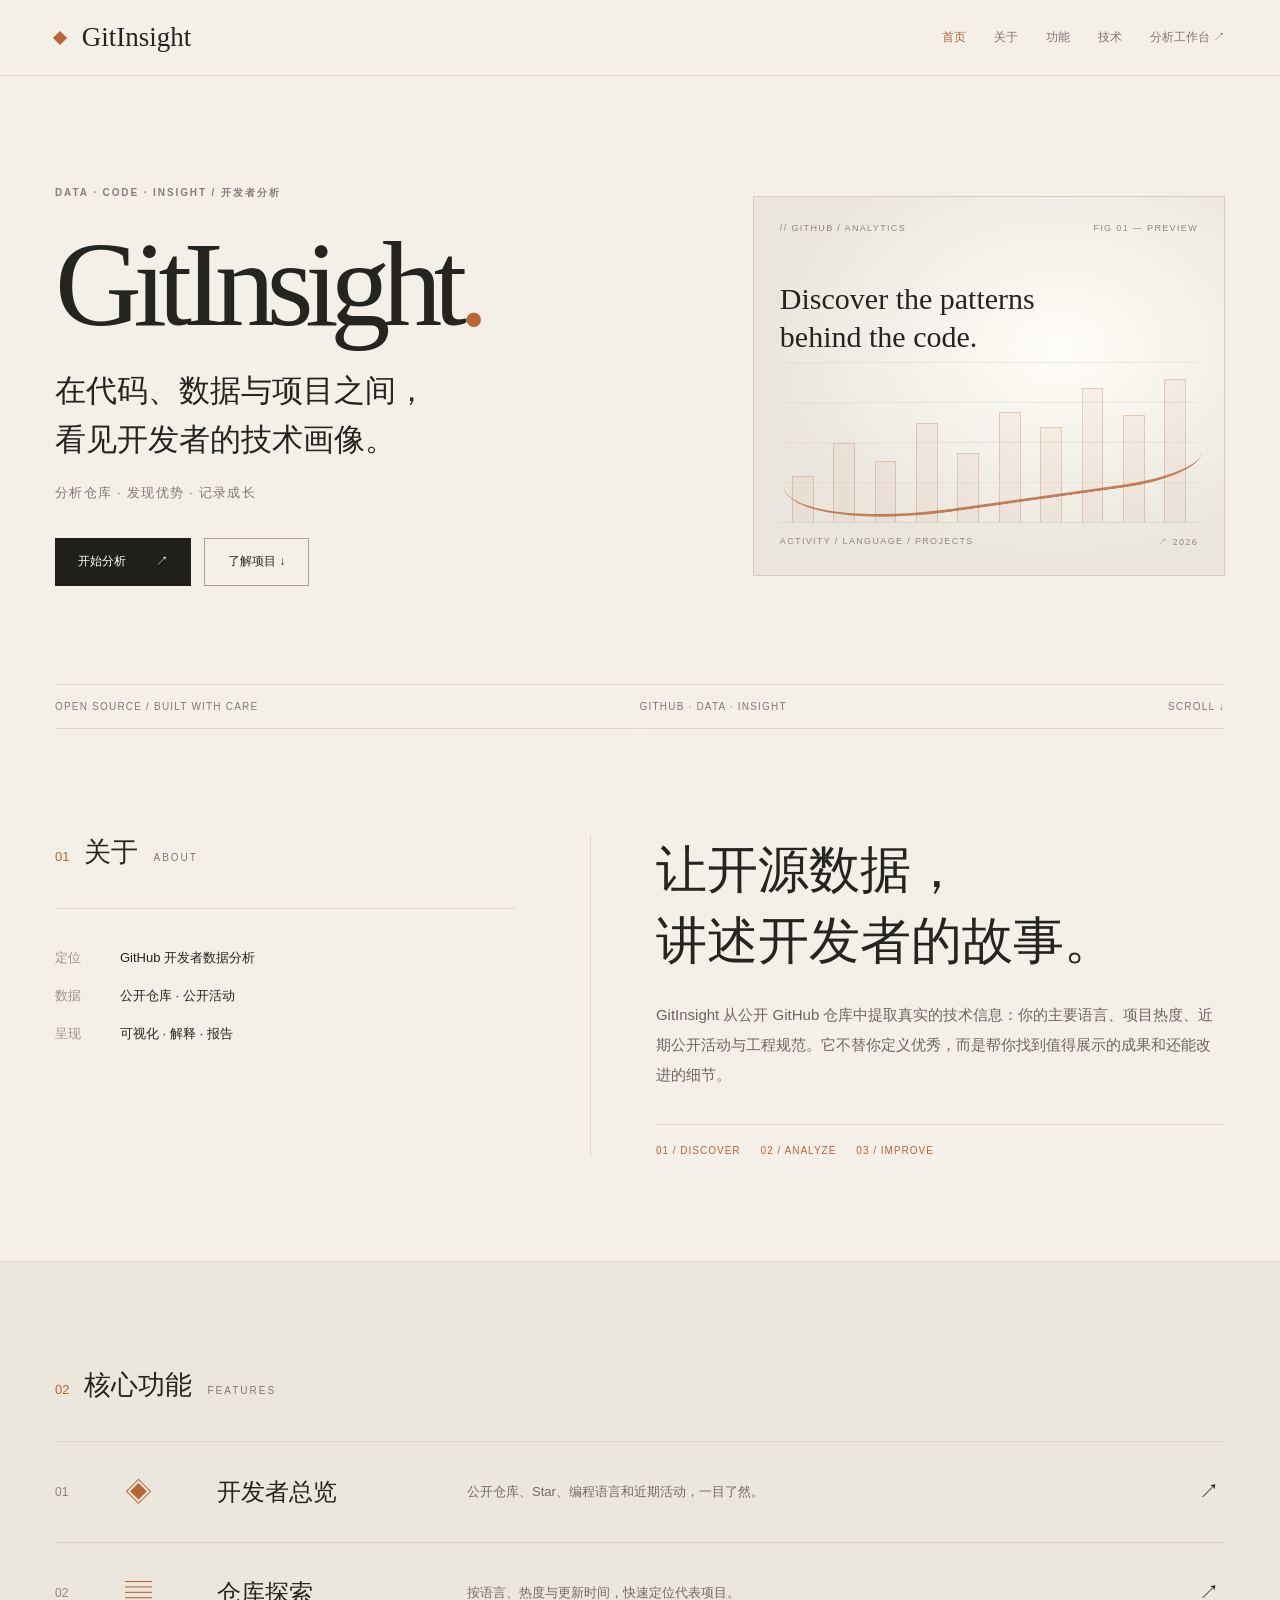
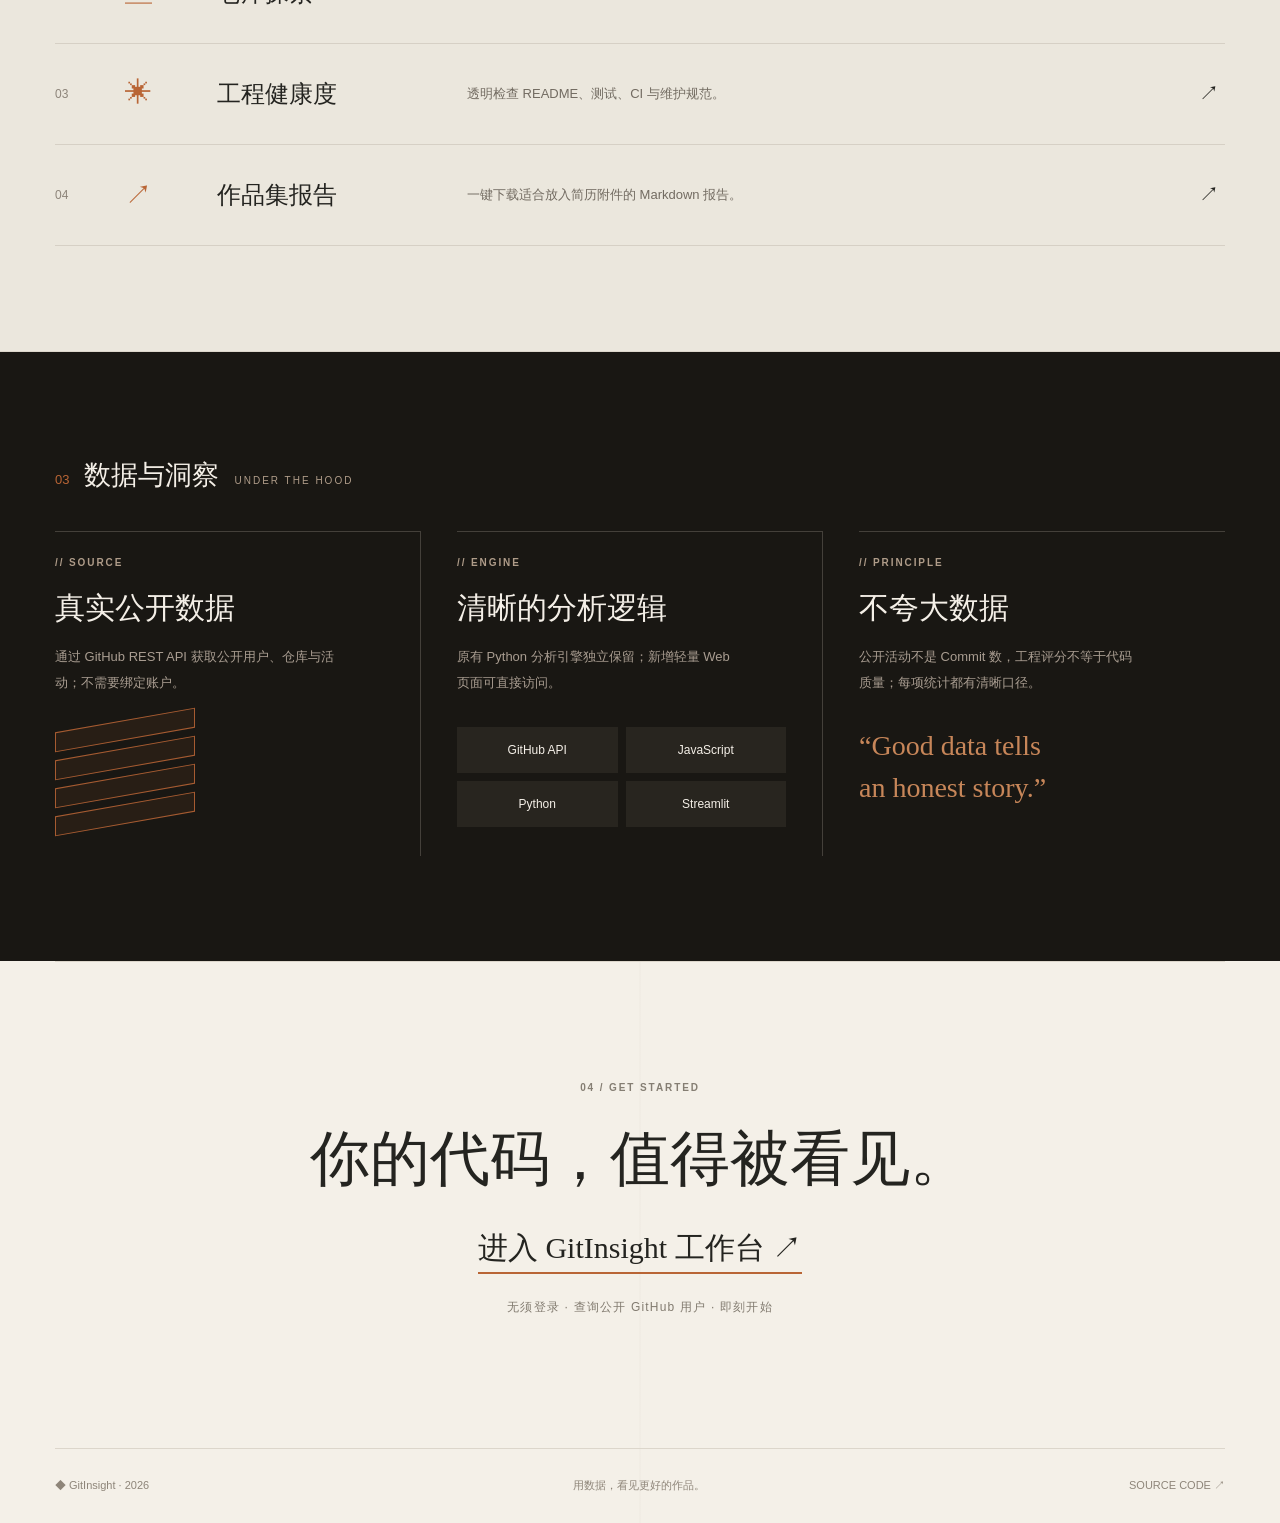
<file: index.html>
<!doctype html>
<html lang="zh-CN"><head>
<meta charset="utf-8"><meta name="viewport" content="width=device-width,initial-scale=1">
<meta name="theme-color" content="#f3f0e9"><meta name="description" content="GitInsight：用真实的 GitHub 公开数据，读懂开发者的作品与成长。">
<title>GitInsight · 让开源数据讲述你的故事</title><link rel="stylesheet" href="assets/style.css">
</head><body class="landing">
<header class="landing-header"><a class="wordmark" href="index.html"><span class="diamond"></span> GitInsight</a><nav aria-label="首页导航"><a class="current" href="#top">首页</a><a href="#about">关于</a><a href="#features">功能</a><a href="#insights">技术</a><a href="dashboard.html">分析工作台 ↗</a></nav></header>
<main id="top">
<section class="hero wrap"><div class="hero-copy"><div class="eyebrow">DATA · CODE · INSIGHT / 开发者分析</div><h1>GitInsight<span class="rust">.</span></h1><p class="hero-cn">在代码、数据与项目之间，<br>看见开发者的技术画像。</p><p class="hero-detail">分析仓库 · 发现优势 · 记录成长</p><div class="hero-buttons"><a class="button button-dark" href="dashboard.html">开始分析 <span>↗</span></a><a class="button button-line" href="#about">了解项目 ↓</a></div></div><div class="hero-art" aria-label="数据分析界面示意图，非真实用户数据"><div class="art-top"><span>// GITHUB / ANALYTICS</span><span>FIG 01 — PREVIEW</span></div><div class="art-heading">Discover the patterns<br>behind the code.</div><div class="art-chart"><div class="art-curve"></div><div class="art-bars"><i style="height:30%"></i><i style="height:52%"></i><i style="height:40%"></i><i style="height:65%"></i><i style="height:45%"></i><i style="height:72%"></i><i style="height:62%"></i><i style="height:88%"></i><i style="height:70%"></i><i style="height:94%"></i></div></div><div class="art-bottom"><span>ACTIVITY / LANGUAGE / PROJECTS</span><span>↗ 2026</span></div></div></section>
<div class="hero-foot wrap"><span>OPEN SOURCE / BUILT WITH CARE</span><span>GITHUB · DATA · INSIGHT</span><span>SCROLL ↓</span></div>
<section id="about" class="landing-section wrap two-col"><div><h2 class="section-heading"><span>01</span> 关于 <small>ABOUT</small></h2><dl class="facts"><div><dt>定位</dt><dd>GitHub 开发者数据分析</dd></div><div><dt>数据</dt><dd>公开仓库 · 公开活动</dd></div><div><dt>呈现</dt><dd>可视化 · 解释 · 报告</dd></div></dl></div><div class="section-intro"><h3>让开源数据，<br>讲述开发者的故事。</h3><p>GitInsight 从公开 GitHub 仓库中提取真实的技术信息：你的主要语言、项目热度、近期公开活动与工程规范。它不替你定义优秀，而是帮你找到值得展示的成果和还能改进的细节。</p><div class="keyword-row"><span>01 / DISCOVER</span><span>02 / ANALYZE</span><span>03 / IMPROVE</span></div></div></section>
<section id="features" class="landing-section landing-cream"><div class="wrap"><h2 class="section-heading"><span>02</span> 核心功能 <small>FEATURES</small></h2><div class="feature-list"><a href="dashboard.html#overview"><span class="feature-num">01</span><span class="feature-glyph">◈</span><strong>开发者总览</strong><small>公开仓库、Star、编程语言和近期活动，一目了然。</small><b>↗</b></a><a href="dashboard.html#repositories"><span class="feature-num">02</span><span class="feature-glyph">▤</span><strong>仓库探索</strong><small>按语言、热度与更新时间，快速定位代表项目。</small><b>↗</b></a><a href="dashboard.html#health"><span class="feature-num">03</span><span class="feature-glyph">✳</span><strong>工程健康度</strong><small>透明检查 README、测试、CI 与维护规范。</small><b>↗</b></a><a href="dashboard.html#reports"><span class="feature-num">04</span><span class="feature-glyph">↗</span><strong>作品集报告</strong><small>一键下载适合放入简历附件的 Markdown 报告。</small><b>↗</b></a></div></div></section>
<section id="insights" class="landing-section landing-dark"><div class="wrap"><h2 class="section-heading"><span>03</span> 数据与洞察 <small>UNDER THE HOOD</small></h2><div class="dark-grid"><article><div class="micro-label">// SOURCE</div><h3>真实公开数据</h3><p>通过 GitHub REST API 获取公开用户、仓库与活动；不需要绑定账户。</p><div class="stack-lines"><i></i><i></i><i></i><i></i></div></article><article><div class="micro-label">// ENGINE</div><h3>清晰的分析逻辑</h3><p>原有 Python 分析引擎独立保留；新增轻量 Web 页面可直接访问。</p><div class="pill-grid"><span>GitHub API</span><span>JavaScript</span><span>Python</span><span>Streamlit</span></div></article><article><div class="micro-label">// PRINCIPLE</div><h3>不夸大数据</h3><p>公开活动不是 Commit 数，工程评分不等于代码质量；每项统计都有清晰口径。</p><div class="quote-mark">“Good data tells<br>an honest story.”</div></article></div></div></section>
<section class="landing-section landing-end wrap"><span class="micro-label">04 / GET STARTED</span><h2>你的代码，值得被看见。</h2><a class="landing-cta" href="dashboard.html">进入 GitInsight 工作台 ↗</a><p>无须登录 · 查询公开 GitHub 用户 · 即刻开始</p></section>
</main><footer class="landing-footer wrap"><span>◆ GitInsight · 2026</span><span>用数据，看见更好的作品。</span><a href="https://github.com/asdffgdghdfh-art/gitinsight" target="_blank" rel="noopener noreferrer">SOURCE CODE ↗</a></footer>
</body></html>
</file>
<file: assets/style.css>
/* System font stack: no externally hosted fonts required. */
:root{--ink:#242420;--muted:#888880;--cream:#f4f0e8;--burnt:#b96535;--line:#dcd6cb;--sans:'DM Sans',-apple-system,BlinkMacSystemFont,'PingFang SC','Microsoft YaHei',sans-serif;--serif:'DM Serif Display',Georgia,'Songti SC','Noto Serif CJK SC',serif}*{box-sizing:border-box}html{scroll-behavior:smooth}body{margin:0;font-family:var(--sans);color:var(--ink)}a{color:inherit;text-decoration:none}button,input,select{font:inherit}button{cursor:pointer}.sr-only{position:absolute!important;width:1px;height:1px;padding:0;margin:-1px;overflow:hidden;clip:rect(0,0,0,0);white-space:nowrap;border:0}
/* Editorial portfolio landing */
.landing{background:var(--cream);background-image:linear-gradient(to right,transparent calc(50% - 1px),rgba(111,91,72,.045) 50%,transparent calc(50% + 1px));}.wrap{width:min(1170px,calc(100% - 100px));margin:0 auto}.landing-header{height:76px;display:flex;align-items:center;justify-content:space-between;padding:0 max(50px,calc((100vw - 1170px)/2));border-bottom:1px solid var(--line);gap:25px}.wordmark{font:27px var(--serif);white-space:nowrap}.diamond{width:10px;height:10px;background:var(--burnt);display:inline-block;transform:rotate(45deg);margin:0 10px 3px 0}.landing-header nav{display:flex;gap:28px;font-size:12px;color:#7f766f}.landing-header nav a:hover,.landing-header nav a.current{color:var(--burnt)}.hero{padding-top:110px;padding-bottom:98px;display:grid;grid-template-columns:1.14fr .86fr;gap:72px;align-items:center;min-height:580px}.eyebrow,.micro-label{font-size:10px;letter-spacing:.19em;color:#857e73;font-weight:700}.hero h1{font:clamp(78px,9.4vw,142px)/.95 var(--serif);font-weight:400;letter-spacing:-.07em;margin:28px 0 25px;white-space:nowrap}.rust{color:var(--burnt)}.hero-cn{font:clamp(23px,2.4vw,33px)/1.6 var(--serif);margin:0 0 18px}.hero-detail{color:#817b72;font-size:13px;letter-spacing:.1em}.hero-buttons{display:flex;gap:13px;margin-top:36px;flex-wrap:wrap}.button{display:inline-flex;align-items:center;gap:30px;justify-content:space-between;padding:14px 23px;min-height:48px;font-size:12px;transition:transform .2s,background .2s}.button:hover{transform:translateY(-3px)}.button-dark{background:#201f1b;color:white}.button-line{border:1px solid #aaa39a}.hero-art{min-height:360px;border:1px solid #d7cec2;position:relative;padding:26px;background:radial-gradient(ellipse at 65% 40%,#fffdf7 0,#eae6de 68%);overflow:hidden}.art-top,.art-bottom{display:flex;justify-content:space-between;color:#908980;letter-spacing:.15em;font-size:9px}.art-heading{font:30px/1.28 var(--serif);margin:47px 0 5px}.art-chart{height:160px;position:relative;background:repeating-linear-gradient(to top,transparent 0,transparent 39px,#ded5c9 40px)}.art-curve{position:absolute;inset:24px 0 16px;border-bottom:3px solid var(--burnt);border-radius:10% 55% 20% 40%;transform:rotate(-8deg);opacity:.8}.art-bars{position:absolute;inset:8px 0 0;display:flex;align-items:flex-end;gap:5%;padding:0 12px}.art-bars i{display:block;flex:1;border:1px solid rgba(178,98,51,.25);border-bottom:none;background:rgba(184,107,58,.06)}.art-bottom{border-top:1px solid var(--line);padding-top:13px}.hero-foot{padding:16px 0;border-top:1px solid var(--line);display:flex;justify-content:space-between;color:#827a70;font-size:10px;letter-spacing:.12em}.landing-section{padding:105px 0;border-top:1px solid var(--line)}.two-col{display:grid;grid-template-columns:.42fr .58fr;gap:75px}.section-heading{display:flex;align-items:baseline;gap:15px;margin:0 0 38px;font:27px var(--serif);font-weight:400}.section-heading>span{font:13px var(--sans);color:var(--burnt)}.section-heading small{font:10px var(--sans);letter-spacing:.2em;color:#81776c}.facts{padding-top:20px;border-top:1px solid var(--line)}.facts div{display:grid;grid-template-columns:65px 1fr;font-size:13px;margin:20px 0}.facts dt{color:#9b9288}.facts dd{margin:0}.section-intro{border-left:1px solid var(--line);padding-left:65px}.section-intro h3{font:clamp(35px,4vw,53px)/1.4 var(--serif);font-weight:400;margin:0 0 23px}.section-intro p{color:#6d665c;font-size:15px;line-height:2;max-width:590px}.keyword-row{display:flex;gap:20px;flex-wrap:wrap;border-top:1px solid var(--line);margin-top:34px;padding-top:20px;font-size:10px;letter-spacing:.1em;color:var(--burnt)}.landing-cream{background:#ebe7dd}.feature-list{border-top:1px solid var(--line)}.feature-list a{display:grid;grid-template-columns:50px 72px minmax(155px,230px) 1fr 26px;gap:20px;align-items:center;border-bottom:1px solid #d6d0c5;min-height:101px;transition:background .2s,padding .2s}.feature-list a:hover{background:#f6f1e8;padding:0 15px}.feature-num{font-size:12px;color:#8c8479}.feature-glyph{font-size:27px;color:var(--burnt)}.feature-list strong{font:24px var(--serif);font-weight:400}.feature-list small{font-size:13px;color:#726b61}.feature-list b{font-size:20px;font-weight:400}.landing-dark{background:#191713;color:#f4efe7}.landing-dark .section-heading small,.landing-dark .micro-label{color:#af9c89}.dark-grid{display:grid;grid-template-columns:repeat(3,1fr);gap:36px}.dark-grid article{border-top:1px solid #44403a;min-height:325px;padding:25px 0;position:relative}.dark-grid article:not(:last-child){border-right:1px solid #44403a;padding-right:36px}.dark-grid h3{font:30px var(--serif);font-weight:400;margin:20px 0 15px}.dark-grid p{font-size:13px;line-height:2;color:#a99d91;max-width:285px}.stack-lines{display:grid;gap:8px;margin-top:24px}.stack-lines i{width:140px;height:20px;transform:skewY(-10deg);border:1px solid #a65b31;background:rgba(183,105,50,.09)}.pill-grid{display:grid;grid-template-columns:1fr 1fr;gap:8px;margin-top:31px}.pill-grid span{background:#28251f;padding:16px 10px;text-align:center;font-size:12px}.quote-mark{font:28px/1.5 var(--serif);color:#c78659;margin-top:29px}.landing-end{text-align:center;padding:115px 0 120px}.landing-end h2{font:clamp(37px,5vw,60px) var(--serif);margin:24px 0 28px}.landing-cta{font:30px var(--serif);border-bottom:2px solid var(--burnt);padding-bottom:8px}.landing-end p{font-size:12px;color:#817a6f;letter-spacing:.1em;margin-top:30px}.landing-footer{min-height:75px;display:flex;justify-content:space-between;align-items:center;border-top:1px solid var(--line);gap:18px;color:#8e8579;font-size:11px}
/* Dashboard */
.workspace{background:#e5e2dc;color:#30312f;padding:32px;min-height:100vh}.app-shell{max-width:1620px;margin:0 auto;min-height:900px;display:flex;background:#fbfaf7;border-radius:32px;box-shadow:0 25px 70px #55524a20;overflow:hidden}.sidebar{width:246px;background:#292a29;color:#f9f8f5;flex:none;padding:34px 19px 23px;display:flex;flex-direction:column}.app-brand{display:flex;align-items:center;gap:10px;padding:0 10px;font-size:22px;font-weight:800;letter-spacing:-.045em}.app-brand small{display:block;font-size:9px;font-weight:500;letter-spacing:.21em;color:#a3a49e;margin-top:2px}.brand-logo{display:grid;place-items:center;width:34px;height:34px;border:1px solid #f6f1df;border-radius:10px;font-size:22px}.sidebar-profile{display:flex;flex-direction:column;align-items:center;padding:55px 5px 27px}.sidebar-profile img{width:84px;height:84px;border:5px solid #f2f0e9;border-radius:50%;object-fit:cover;background:#d7d5ce}.sidebar-profile small{font-size:11px;color:#b3b5ad;margin-top:15px}.sidebar-profile strong{font-size:17px;margin:4px 0 9px;max-width:100%;overflow-wrap:anywhere;text-align:center}.profile-tag{font-size:9px;color:#d5d4a4;letter-spacing:.15em}.side-caption{font-size:10px;letter-spacing:.2em;color:#92948b;padding:0 18px;margin:19px 0 12px}.side-nav{display:grid;gap:9px}.side-nav a{display:flex;align-items:center;gap:17px;color:#cbcdc7;font-size:12px;padding:16px 17px;min-height:48px;border-radius:13px;position:relative;transition:background .2s,color .2s}.side-nav a span{font-size:20px;width:22px;text-align:center}.side-nav a.active{background:#40413d;color:#f4e6a6}.side-nav a.active:before{position:absolute;content:'';left:-19px;top:9px;bottom:9px;width:4px;background:#f9d874;border-radius:0 4px 4px 0}.side-nav a:hover{background:#3e3f3b}.sidebar-spacer{flex:1}.side-note{background:#353631;padding:17px;border:1px solid #4c4c44;border-radius:18px;margin-bottom:24px}.side-note div{color:#f4d983;font-size:25px}.side-note strong{font-size:12px}.side-note p{color:#b8b9b1;font-size:11px;line-height:1.8}.side-bottom{display:block;color:#b5b6af;font-size:11px;padding:10px 14px}.side-bottom:hover{color:white}.app-main{min-width:0;flex:1;background:#faf9f5}.app-topbar{height:81px;display:flex;justify-content:space-between;align-items:center;padding:0 35px;border-bottom:1px solid #efede6}.crumb,.top-actions{display:flex;align-items:center;gap:10px;font-size:10px;letter-spacing:.13em;color:#989990}.crumb span{color:#ccc}.crumb b{font-weight:700;color:#343431}.top-actions{letter-spacing:.1em}.top-year{padding:8px 13px;border-radius:30px;background:#f0efe9;color:#73746e}.live-dot{height:7px;width:7px;border-radius:50%;background:#98ad84}.main-layout{display:grid;grid-template-columns:minmax(0,1fr) 286px;min-height:900px}.content-area{min-width:0;padding:35px 29px 55px}.right-panel{background:#fcfcf9;border-left:1px solid #efeee6;padding:33px 23px;display:flex;flex-direction:column;min-width:0}.page-section{display:none}.page-section.is-visible{display:block}.heading-row{display:flex;justify-content:space-between;align-items:center;gap:10px;margin:7px 0 19px}.section-kicker,.small-uppercase{font-weight:700;font-size:10px;color:#969990;letter-spacing:.14em}.heading-row h1{font-weight:500;letter-spacing:-.055em;font-size:clamp(27px,3.1vw,41px);line-height:1.35;margin:15px 0 9px}.heading-row h1 em{font-style:normal;color:#81897a}.page-subtitle{margin:4px 0;color:#979990;font-size:12px}.hero-orbit{width:100px;height:100px;border-radius:26px;background:radial-gradient(circle,#ffe599,#f8eac8 55%,transparent 70%);display:grid;place-items:center;flex:none}.hero-orbit span{font-size:60px;color:#262727;font-weight:100}.search-form{display:flex;align-items:center;gap:13px;background:#fff;border:1px solid #e9e8e0;border-radius:16px;padding:7px 7px 7px 17px;margin-top:22px;box-shadow:0 5px 22px #5c58410a}.search-icon{font-size:23px;color:#b8b8af}.search-form input{flex:1;min-width:0;border:0;background:transparent;outline:0;font-size:13px;padding:11px 0}.search-form button{border:0;background:#2b2c2a;color:#fff;padding:14px 18px;border-radius:11px;font-size:12px;white-space:nowrap}.search-form button span{margin-left:13px}.search-form button:hover,.button-small:hover{background:#444641}.status-message{min-height:25px;font-size:12px;color:#718575;padding:7px 1px}.status-message.error{color:#ba5b4e}.summary-grid{display:grid;grid-template-columns:repeat(3,minmax(0,1fr));gap:13px;margin:16px 0 20px}.metric-card{height:169px;border-radius:24px;padding:19px;position:relative;overflow:hidden}.metric-card.sage{background:#d5dfce}.metric-card.butter{background:#ffe099}.metric-card.lavender{background:#c4c3fa}.metric-label{font-size:10px;font-weight:700;letter-spacing:.05em;display:flex;justify-content:space-between}.metric-label span{font-size:17px}.metric-value{font-size:34px;font-weight:700;letter-spacing:-.06em;margin-top:7px}.metric-card small{position:absolute;bottom:18px;left:19px;font-size:10px;color:#77786c}.metric-spark{height:33px;max-width:210px;opacity:.52}.metric-spark svg{width:100%;height:100%;fill:none;stroke:#697d65;stroke-width:2}.butter .metric-spark svg{stroke:#c69c49}.lavender .metric-spark svg{stroke:#777ad2}.panel{background:#fff;border:1px solid #eeede7;border-radius:22px;padding:22px;margin-bottom:19px;box-shadow:0 8px 19px #4d4b3905}.panel-heading{display:flex;justify-content:space-between;align-items:center;gap:12px}.panel-heading h2{font-size:17px;letter-spacing:-.03em;margin:6px 0 0}.panel-heading h2 span{font-size:11px;font-weight:400;color:#a1a198}.chip{background:#f4f4ee;border-radius:30px;padding:8px 12px;font-size:9px;color:#8b8e83;letter-spacing:.09em;white-space:nowrap}.chart-summary{display:flex;align-items:baseline;gap:10px;margin:20px 0 10px}.chart-summary strong{font-size:31px;letter-spacing:-.06em}.chart-summary>span{font-size:11px;color:#999c92}.chart-summary .chart-hint{margin-left:auto}.bar-chart{height:190px;display:grid;grid-template-columns:repeat(14,minmax(0,1fr));gap:10px;align-items:end;position:relative;padding:8px 3px 26px;background:repeating-linear-gradient(to top,#fff 0,#fff 39px,#f2f2ed 40px)}.bar-item{height:100%;position:relative;display:flex;flex-direction:column;justify-content:flex-end;align-items:center;gap:3px}.bar-base{width:100%;max-width:29px;height:100%;background:#f3f3ec;border-radius:11px;position:absolute;bottom:0}.bar-fill{position:relative;width:100%;max-width:29px;border-radius:10px;background:#2c2d2b;min-height:2px;transition:height .6s ease}.bar-item:nth-child(4n) .bar-fill{background:#f1c962}.bar-label{position:absolute;bottom:-25px;font-size:9px;color:#a5a49c}.bar-item .bar-tip{position:absolute;bottom:calc(100% + 6px);font-size:10px;background:#333;color:#fff;padding:5px 7px;border-radius:6px;white-space:nowrap;opacity:0;pointer-events:none}.bar-item:hover .bar-tip{opacity:1}.fineprint{font-size:10px;line-height:1.7;color:#a1a197;margin:14px 0 0}.text-button{border:0;background:none;color:#888b7e;font-size:11px;padding:6px}.text-button:hover{color:#111}.featured-list{margin-top:17px}.feature-repo{display:grid;grid-template-columns:minmax(0,1fr) 55px 55px 17px;align-items:center;gap:12px;padding:13px 0;border-bottom:1px solid #f0eee8}.feature-repo:last-child{border:0}.feature-repo a{font-weight:600;font-size:12px;overflow-wrap:anywhere}.feature-repo a:hover{color:#878b7a}.feature-repo p{color:#98998f;margin:4px 0 0;font-size:10px;white-space:nowrap;overflow:hidden;text-overflow:ellipsis}.feature-repo .repo-stat{font-size:11px;color:#888b80;text-align:right}.feature-repo .repo-arrow{font-size:18px;color:#a3a69b}.right-title{font-weight:700;display:flex;justify-content:space-between;gap:4px;font-size:10px;letter-spacing:.09em}.profile-card{margin:18px 0 27px;border-radius:24px;padding:26px 14px 21px;text-align:center;background:#f2f2eb}.profile-card img{width:84px;height:84px;border-radius:50%;border:4px solid #fff;object-fit:cover;background:#ddd}.profile-card h3{font-size:17px;margin:15px 0 5px;overflow-wrap:anywhere}.profile-card a{font-size:12px;color:#888e81}.profile-card p{color:#92958a;font-size:11px;line-height:1.7;margin:13px 0;min-height:36px}.profile-extra{display:flex;justify-content:center;gap:10px;flex-wrap:wrap;font-size:9px;color:#9c9e93}.right-block{border-top:1px solid #eeeeea;padding-top:23px;margin-top:1px}.donut-wrap{display:flex;justify-content:center;padding:20px 0 15px}.donut-chart{height:178px;width:178px;background:conic-gradient(#e8e8e0 0 100%);border-radius:50%;display:grid;place-items:center}.donut-center{height:122px;width:122px;background:#fcfcf9;border-radius:50%;display:flex;flex-direction:column;justify-content:center;align-items:center}.donut-center strong{font-size:35px;font-weight:500}.donut-center small{font-size:9px;color:#a3a399;letter-spacing:.15em}.language-legend{display:grid;gap:12px;margin:8px 0 17px}.legend-line{display:grid;grid-template-columns:10px minmax(0,1fr) auto;gap:10px;font-size:11px;align-items:center}.legend-dot{width:9px;height:9px;border-radius:50%}.legend-line span:nth-child(2){color:#7b8079;overflow:hidden;text-overflow:ellipsis;white-space:nowrap}.legend-line strong{font-size:11px}.right-bottom{margin-top:26px}.recent-events{margin-top:19px}.event-line{display:flex;gap:11px;align-items:start;padding:11px 0;border-bottom:1px solid #f0f0eb}.event-icon{background:#f1f2ec;border-radius:10px;padding:9px;font-size:12px}.event-line b{font-size:11px;display:block;font-weight:600}.event-line small{font-size:9px;color:#a7aaa0}.right-foot{margin-top:auto;padding-top:30px;font-size:9px;letter-spacing:.1em;color:#a8a99f}.inside-heading{font-size:clamp(30px,3.5vw,43px);font-weight:600;letter-spacing:-.055em;margin:20px 0 12px}.inside-heading span{color:#adb2a2}.filter-bar{display:flex;align-items:center;gap:10px;margin:27px 0 17px;flex-wrap:wrap}.filter-bar input,.filter-bar select,.select-row select{padding:13px 14px;border:1px solid #e8e8e0;border-radius:11px;background:#fff;outline:0;color:#666860;font-size:12px}.filter-bar input{min-width:200px;flex:1}.filter-bar select{min-width:115px}.small-switch{white-space:nowrap;font-size:11px;color:#8e9087}.table-panel{padding:21px}.repository-list{margin-top:18px}.repo-row{padding:16px 7px;border-bottom:1px solid #f0efe9;display:flex;justify-content:space-between;align-items:center;gap:14px}.repo-row:last-child{border:0}.repo-row h3{font-size:13px;margin:0 0 6px;overflow-wrap:anywhere}.repo-row a:hover{color:#9b8553}.repo-row p{color:#989b91;font-size:11px;margin:0;line-height:1.5;max-width:380px}.repo-row-meta{display:flex;align-items:center;gap:13px;white-space:nowrap;font-size:10px;color:#878a81}.lang-pin{display:inline-block;width:8px;height:8px;border-radius:50%;background:#c8c9bd;margin-right:5px}.health-panel{margin-top:28px}.select-row{display:flex;align-items:end;gap:11px;flex-wrap:wrap}.select-row label{width:100%;font-size:11px;color:#94948a}.select-row select{flex:1;min-width:210px}.button-small{border:0;background:#292b29;color:#fff;border-radius:11px;padding:14px 20px;font-size:12px}.health-start{text-align:center;padding:55px 12px}.empty-art{font-size:64px;color:#d7c38e;line-height:1;margin-bottom:17px}.health-start strong{display:block;font-size:17px}.health-start p{font-size:12px;color:#999a91}.score-hero{display:flex;align-items:center;gap:18px;text-align:left;justify-content:center;padding:10px 0 22px}.score-bubble{width:95px;height:95px;border-radius:25px;background:#d5dfce;display:grid;place-items:center;font-size:26px;font-weight:800}.score-bubble small{font-size:10px;font-weight:500}.check-item{display:flex;justify-content:space-between;gap:12px;border-top:1px solid #f1f0e9;padding:12px 0;text-align:left;font-size:12px}.check-item strong{font-weight:600}.check-item small{display:block;margin-top:4px;color:#959990}.check-item b{white-space:nowrap}.disclaimer-card{background:#f1f0e8;padding:20px 22px;border-radius:17px}.disclaimer-card strong{font-size:13px}.disclaimer-card p{font-size:11px;line-height:1.8;color:#878a80}.report-layout{display:grid;grid-template-columns:1fr 1fr;gap:14px;margin-top:28px}.report-card{background:#d6ddce;position:relative;overflow:hidden;min-height:400px}.report-art{font:120px var(--serif);color:#a3b09c;position:absolute;right:25px;top:0;line-height:1}.report-card h2{font:30px/1.25 var(--serif);margin:42px 0 19px}.report-card p{font-size:12px;color:#6b7469;line-height:1.8;max-width:250px}.report-card .button-small{margin-top:27px}.report-preview pre{font:11px/1.8 var(--sans);white-space:pre-wrap;word-break:break-word;color:#6e746d;max-height:500px;overflow:auto}.loading-row,.empty-message{font-size:12px;color:#989b92;padding:24px 0}.menu-toggle{display:none}.sidebar-overlay{display:none}
@media(max-width:1260px){.workspace{padding:15px}.sidebar{width:215px}.main-layout{grid-template-columns:minmax(0,1fr) 240px}.content-area{padding:29px 20px}.right-panel{padding:28px 16px}.summary-grid{gap:9px}.metric-card{padding:14px;height:151px}.metric-value{font-size:29px}.metric-card small{left:14px}.hero-orbit{display:none}.bar-chart{gap:5px}}
@media(max-width:1000px){.main-layout{grid-template-columns:1fr}.right-panel{display:grid;grid-template-columns:1fr 1fr;gap:15px;border-left:0;border-top:1px solid #eee;padding:21px}.right-panel>.right-title{grid-column:1/-1}.profile-card{margin:0}.right-block{border-top:0;padding-top:0}.right-block.right-bottom{grid-column:1/-1}.right-foot{grid-column:1/-1}.recent-events{display:grid;grid-template-columns:repeat(2,1fr);gap:0 16px}}
@media(max-width:760px){.wrap{width:calc(100% - 38px)}.landing-header{padding:0 19px;height:auto;min-height:66px;flex-wrap:wrap;padding-bottom:10px;padding-top:10px}.landing-header nav{gap:15px;flex-wrap:wrap}.hero{grid-template-columns:1fr;gap:36px;min-height:0;padding:75px 0 55px}.hero h1{font-size:clamp(70px,14vw,108px)}.hero-art{min-height:330px}.hero-foot{gap:12px;flex-wrap:wrap}.landing-section{padding:65px 0}.two-col,.dark-grid{grid-template-columns:1fr;gap:30px}.section-intro{border-left:none;border-top:1px solid var(--line);padding:25px 0 0}.feature-list a{grid-template-columns:30px 32px minmax(0,1fr) 20px;gap:11px;padding:15px 0}.feature-list small{grid-column:3/span 1}.feature-list a strong{font-size:22px}.feature-list a b{grid-column:4;grid-row:1/span 2}.dark-grid article:not(:last-child){border-right:none;border-bottom:1px solid #44403a}.dark-grid article{min-height:240px}.landing-footer{flex-wrap:wrap;padding:18px 0}.workspace{padding:0;background:#faf9f5}.app-shell{border-radius:0;min-height:100vh;display:block}.sidebar{position:fixed;top:0;bottom:0;left:0;z-index:30;width:264px;transform:translateX(-102%);transition:transform .25s}.sidebar.open{transform:translateX(0)}.sidebar-overlay.open{display:block;position:fixed;inset:0;background:#0008;z-index:29}.menu-toggle{display:block;position:fixed;right:18px;bottom:20px;z-index:40;background:#292a29;color:white;border:0;border-radius:16px;width:52px;height:52px;box-shadow:0 7px 24px #0003;font-size:23px}.app-topbar{height:65px;padding:0 20px}.content-area{padding:24px 17px 32px}.right-panel{grid-template-columns:1fr;gap:16px}.right-panel>.right-title,.right-block.right-bottom,.right-foot{grid-column:auto}.right-panel .profile-card{max-width:none}.profile-card p{min-height:0}.summary-grid{gap:9px}.metric-card{border-radius:18px;height:141px;padding:14px 11px}.metric-label{font-size:8px}.metric-value{font-size:29px}.metric-card small{left:11px;bottom:13px;font-size:9px}.metric-spark{height:25px}.bar-chart{gap:4px}.bar-label{font-size:8px}.panel{padding:17px}.report-layout{grid-template-columns:1fr}.repo-row-meta{gap:6px;flex-wrap:wrap;justify-content:flex-end}.repo-row p{max-width:170px}.recent-events{grid-template-columns:1fr}.top-year{display:none}}
@media(max-width:410px){.metric-value{font-size:24px}.metric-label span{display:none}.metric-card{height:124px}.hero h1{font-size:65px}.heading-row h1{font-size:28px}.search-form{gap:7px}.search-form button{padding:12px}.search-form button span{display:none}.chart-summary .chart-hint{display:none}.profile-card img{width:70px;height:70px}.feature-repo{grid-template-columns:minmax(0,1fr) 38px 38px 10px;gap:7px}}
@media(prefers-reduced-motion:reduce){html{scroll-behavior:auto}*,*:before,*:after{transition:none!important;animation:none!important}}
</file>
